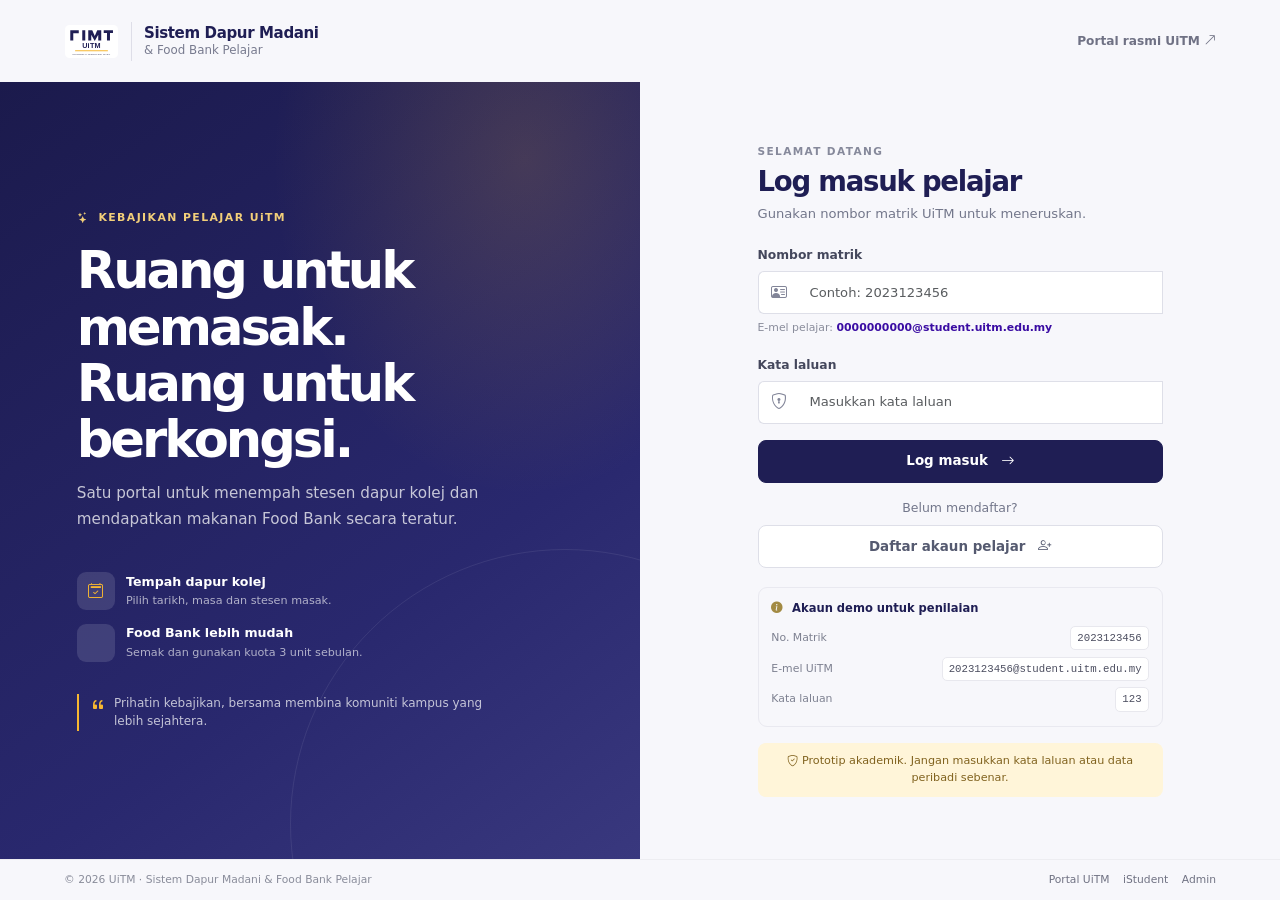
<file: index.html>
<!doctype html>
<html lang="ms">
<head>
  <meta charset="utf-8">
  <meta name="viewport" content="width=device-width, initial-scale=1">
  <meta name="description" content="Sistem Dapur Madani dan Food Bank Pelajar UiTM — tempahan stesen dapur dan pengambilan makanan dengan kuota bulanan.">
  <meta name="keywords" content="UiTM, Dapur Madani, Food Bank Pelajar, tempahan dapur, bantuan makanan">
  <meta name="theme-color" content="#1f1e54">
  <title>Log Masuk | Sistem Dapur Madani &amp; Food Bank UiTM</title>
  <link href="https://cdn.jsdelivr.net/npm/bootstrap@5.3.3/dist/css/bootstrap.min.css" rel="stylesheet">
  <link href="https://cdn.jsdelivr.net/npm/bootstrap-icons@1.11.3/font/bootstrap-icons.min.css" rel="stylesheet">
  <link href="css/style.css" rel="stylesheet">
</head>
<body class="login-page">
  <header class="login-topbar">
    <a class="uitm-brand" href="index.html">
      <img src="assets/uitm-logo.svg" alt="Logo placeholder Universiti Teknologi MARA UiTM">
      <span class="brand-divider"></span>
      <span class="brand-title">Sistem Dapur Madani<span>&amp; Food Bank Pelajar</span></span>
    </a>
    <a class="uitm-link" href="https://www.uitm.edu.my/" target="_blank" rel="noopener noreferrer">Portal rasmi UiTM <i class="bi bi-arrow-up-right"></i></a>
  </header>
  <main class="login-layout">
    <section class="login-story" aria-label="Pengenalan sistem">
      <span class="story-kicker"><i class="bi bi-stars"></i> KEBAJIKAN PELAJAR UiTM</span>
      <h1>Ruang untuk memasak.<br>Ruang untuk berkongsi.</h1>
      <p>Satu portal untuk menempah stesen dapur kolej dan mendapatkan makanan Food Bank secara teratur.</p>
      <div class="story-benefits">
        <div><span class="benefit-icon"><i class="bi bi-calendar2-check"></i></span><span><strong>Tempah dapur kolej</strong><small>Pilih tarikh, masa dan stesen masak.</small></span></div>
        <div><span class="benefit-icon"><i class="bi bi-basket2-heart"></i></span><span><strong>Food Bank lebih mudah</strong><small>Semak dan gunakan kuota 3 unit sebulan.</small></span></div>
      </div>
      <div class="story-quote"><i class="bi bi-quote"></i><span>Prihatin kebajikan, bersama membina komuniti kampus yang lebih sejahtera.</span></div>
    </section>
    <section class="login-panel">
      <div class="login-card">
        <div class="login-mobile-logo"><img src="assets/uitm-logo.svg" alt="Logo placeholder UiTM"></div>
        <span class="eyebrow">SELAMAT DATANG</span>
        <h2>Log masuk pelajar</h2>
        <p class="login-intro">Gunakan nombor matrik UiTM untuk meneruskan.</p>
        <div id="login-alert" class="alert d-none" role="alert" aria-live="polite"></div>
        <form id="login-form" novalidate>
          <div class="mb-3">
            <label class="form-label" for="matric">Nombor matrik</label>
            <div class="input-group">
              <span class="input-group-text"><i class="bi bi-person-vcard"></i></span>
              <input class="form-control" id="matric" name="matric" type="text" inputmode="numeric" pattern="[0-9]{10}" maxlength="10" autocomplete="username" placeholder="Contoh: 2023123456" required aria-describedby="matric-help">
              <div class="invalid-feedback">Masukkan nombor matrik 10 digit.</div>
            </div>
            <div class="form-text" id="matric-help">E-mel pelajar: <strong id="student-email-preview">0000000000@student.uitm.edu.my</strong></div>
          </div>
          <div class="mb-3">
            <label class="form-label" for="password">Kata laluan</label>
            <div class="input-group">
              <span class="input-group-text"><i class="bi bi-shield-lock"></i></span>
              <input class="form-control" id="password" name="password" type="password" autocomplete="current-password" placeholder="Masukkan kata laluan" required>
              <div class="invalid-feedback">Sila masukkan kata laluan.</div>
            </div>
          </div>
          <button class="btn btn-uitm w-100" type="submit">Log masuk <i class="bi bi-arrow-right ms-2"></i></button>
        </form>
        <p class="signup-prompt mb-2">Belum mendaftar?</p>
        <a class="btn btn-light-outline w-100" href="signup.html">Daftar akaun pelajar <i class="bi bi-person-plus ms-2"></i></a>
        <div class="demo-box">
          <div class="demo-title"><i class="bi bi-info-circle-fill"></i> Akaun demo untuk penilaian</div>
          <div><span>No. Matrik</span><code>2023123456</code></div>
          <div><span>E-mel UiTM</span><code>2023123456@student.uitm.edu.my</code></div>
          <div><span>Kata laluan</span><code>123</code></div>
        </div>
        <p class="prototype-note"><i class="bi bi-shield-check me-1"></i>Prototip akademik. Jangan masukkan kata laluan atau data peribadi sebenar.</p>
      </div>
    </section>
  </main>
  <footer class="login-footer">
    <span>© 2026 UiTM · Sistem Dapur Madani &amp; Food Bank Pelajar</span>
    <nav aria-label="Pautan portal"><a href="https://www.uitm.edu.my/" target="_blank" rel="noopener noreferrer">Portal UiTM</a><a href="https://istudent.uitm.edu.my/" target="_blank" rel="noopener noreferrer">iStudent</a><a href="admin.html">Admin</a></nav>
  </footer>
  <script src="js/app.js"></script>
</body>
</html>
</file>
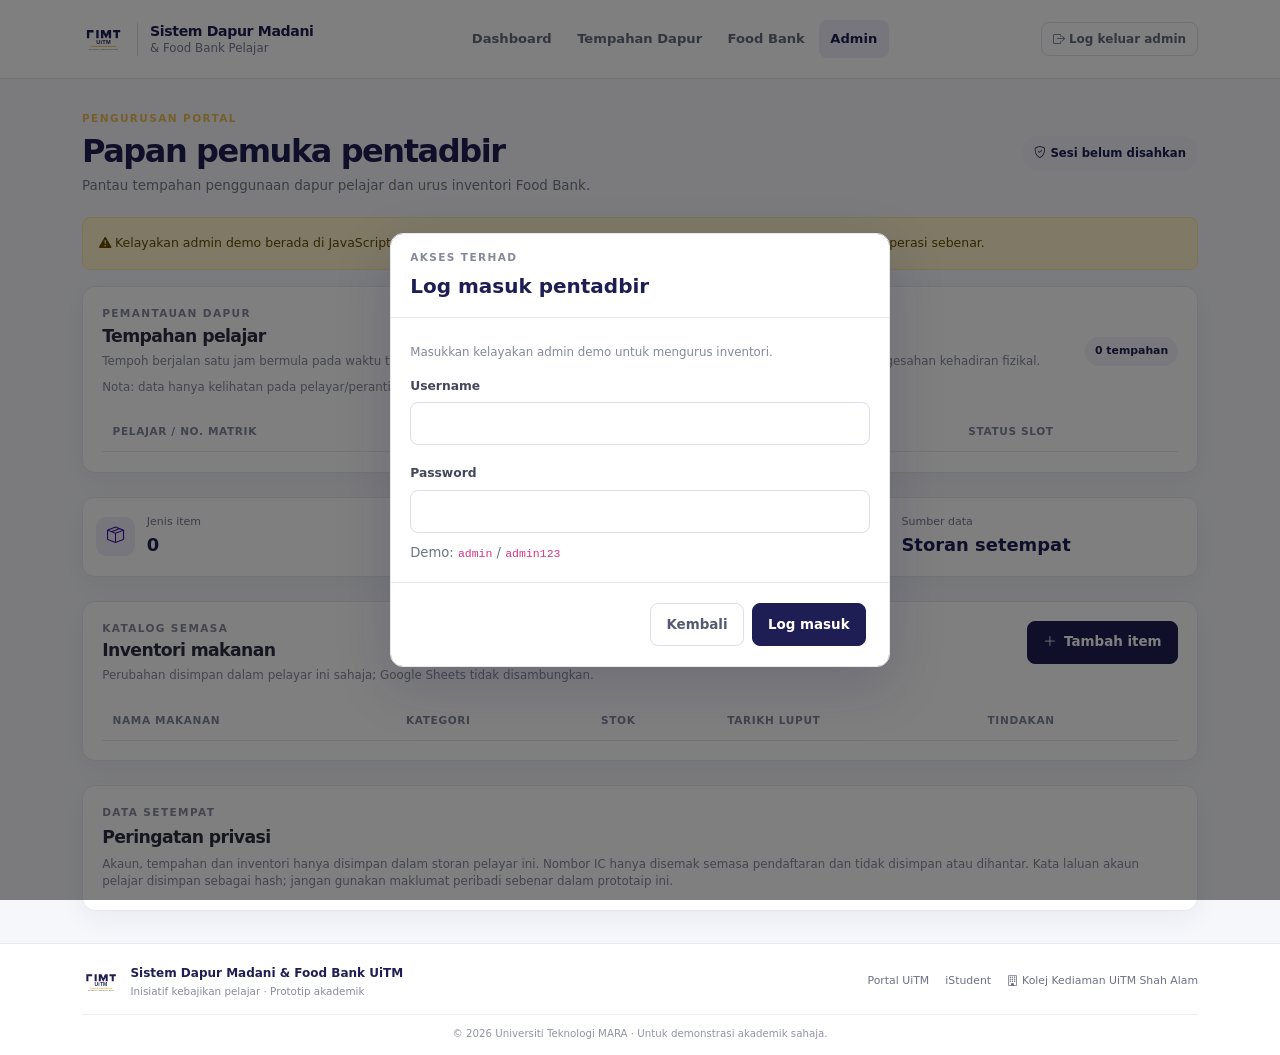
<file: admin.html>
<!doctype html>
<html lang="ms">
<head>
  <meta charset="utf-8">
  <meta name="viewport" content="width=device-width, initial-scale=1">
  <meta name="description" content="Papan pemuka pentadbir untuk memantau tempahan dapur pelajar dan mengurus inventori Food Bank UiTM.">
  <meta name="keywords" content="admin UiTM, inventori Food Bank, pengurusan makanan">
  <meta name="theme-color" content="#1f1e54">
  <title>Pentadbir | Sistem Dapur Madani &amp; Food Bank UiTM</title>
  <link href="https://cdn.jsdelivr.net/npm/bootstrap@5.3.3/dist/css/bootstrap.min.css" rel="stylesheet">
  <link href="https://cdn.jsdelivr.net/npm/bootstrap-icons@1.11.3/font/bootstrap-icons.min.css" rel="stylesheet">
  <link href="css/style.css" rel="stylesheet">
</head>
<body class="admin-page">
  <header class="site-header"><nav class="navbar navbar-expand-lg"><div class="container">
    <a class="uitm-brand nav-brand" href="dashboard.html"><img src="assets/uitm-logo.svg" alt="Logo placeholder UiTM"><span class="brand-divider"></span><span class="brand-title">Sistem Dapur Madani<span>&amp; Food Bank Pelajar</span></span></a>
    <button class="navbar-toggler" type="button" data-bs-toggle="collapse" data-bs-target="#mainNav" aria-controls="mainNav" aria-expanded="false" aria-label="Buka menu navigasi"><span class="navbar-toggler-icon"></span></button>
    <div class="collapse navbar-collapse" id="mainNav"><ul class="navbar-nav mx-auto"><li class="nav-item"><a class="nav-link" href="dashboard.html">Dashboard</a></li><li class="nav-item"><a class="nav-link" href="bookings.html">Tempahan Dapur</a></li><li class="nav-item"><a class="nav-link" href="foodbank.html">Food Bank</a></li><li class="nav-item"><a class="nav-link active" aria-current="page" href="admin.html">Admin</a></li></ul><button class="btn btn-logout" id="admin-logout" type="button"><i class="bi bi-box-arrow-right me-1"></i>Log keluar admin</button></div>
  </div></nav></header>
  <main class="container app-main">
    <section class="page-intro"><div><span class="eyebrow eyebrow-gold">PENGURUSAN PORTAL</span><h1>Papan pemuka pentadbir</h1><p>Pantau tempahan penggunaan dapur pelajar dan urus inventori Food Bank.</p></div><span class="admin-session-badge"><i class="bi bi-shield-check me-1"></i><span id="admin-session-label">Sesi belum disahkan</span></span></section>
    <div class="alert alert-warning small" role="note"><i class="bi bi-exclamation-triangle-fill me-1"></i>Kelayakan admin demo berada di JavaScript dan boleh dilihat pengguna laman. Ini bukan sistem pentadbir selamat untuk operasi sebenar.</div>
    <div id="admin-alert" class="alert d-none" role="alert" aria-live="polite"></div>
    <section class="surface-card mb-4"><div class="card-heading"><div><span class="eyebrow">PEMANTAUAN DAPUR</span><h2 class="section-title">Tempahan pelajar</h2><p class="card-description mb-2">Tempoh berjalan satu jam bermula pada waktu tempahan, sama ada pelajar hadir atau tidak. Status ini mengikut jadual, bukan pengesahan kehadiran fizikal.</p><p class="card-description mb-0">Nota: data hanya kelihatan pada pelayar/peranti ini kerana Google Sheets tidak disambungkan.</p></div><span class="count-pill" id="admin-booking-count">0 tempahan</span></div><div class="table-responsive"><table class="table app-table align-middle mb-0"><thead><tr><th>Pelajar / No. matrik</th><th>Tarikh</th><th>Masa (1 jam)</th><th>Stesen</th><th>Status slot</th></tr></thead><tbody id="admin-bookings-body"></tbody></table><div class="empty-state d-none" id="admin-bookings-empty"><i class="bi bi-calendar2-x"></i><strong>Belum ada tempahan dapur</strong><span>Tempahan yang dibuat pada pelayar ini akan dipaparkan di sini.</span></div></div></section>
    <section class="row g-3 mb-4" aria-label="Ringkasan inventori"><div class="col-6 col-lg-4"><div class="mini-stat"><span class="summary-icon purple-icon mb-0"><i class="bi bi-box-seam"></i></span><div><small>Jenis item</small><strong id="admin-item-count">0</strong></div></div></div><div class="col-6 col-lg-4"><div class="mini-stat"><span class="summary-icon gold-icon mb-0"><i class="bi bi-archive"></i></span><div><small>Jumlah stok</small><strong id="admin-stock-total">0</strong></div></div></div><div class="col-12 col-lg-4"><div class="mini-stat"><span class="summary-icon pale-icon mb-0"><i class="bi bi-cloud-check"></i></span><div><small>Sumber data</small><strong id="admin-data-source">Storan setempat</strong></div></div></div></section>
    <section class="surface-card mb-4"><div class="card-heading admin-card-heading"><div><span class="eyebrow">KATALOG SEMASA</span><h2 class="section-title">Inventori makanan</h2><p class="card-description mb-0">Perubahan disimpan dalam pelayar ini sahaja; Google Sheets tidak disambungkan.</p></div><button class="btn btn-uitm" id="add-food-item" type="button"><i class="bi bi-plus-lg me-2"></i>Tambah item</button></div><div class="table-responsive"><table class="table app-table admin-inventory-table align-middle mb-0"><thead><tr><th>Nama makanan</th><th>Kategori</th><th>Stok</th><th>Tarikh luput</th><th>Tindakan</th></tr></thead><tbody id="admin-inventory-body"></tbody></table><div class="empty-state d-none" id="admin-inventory-empty"><i class="bi bi-inboxes"></i><strong>Belum ada item Food Bank</strong><span>Tambah item untuk dipaparkan kepada pelajar.</span></div></div></section>
    <section class="surface-card"><span class="eyebrow">DATA SETEMPAT</span><h2 class="section-title mb-2">Peringatan privasi</h2><p class="card-description mb-0">Akaun, tempahan dan inventori hanya disimpan dalam storan pelayar ini. Nombor IC hanya disemak semasa pendaftaran dan tidak disimpan atau dihantar. Kata laluan akaun pelajar disimpan sebagai hash; jangan gunakan maklumat peribadi sebenar dalam prototaip ini.</p></section>
  </main>
  <footer class="site-footer"><div class="container footer-content"><div class="footer-branding"><img src="assets/uitm-logo.svg" alt="Logo placeholder UiTM"><div><strong>Sistem Dapur Madani &amp; Food Bank UiTM</strong><small>Inisiatif kebajikan pelajar · Prototip akademik</small></div></div><div class="footer-info"><a href="https://www.uitm.edu.my/" target="_blank" rel="noopener noreferrer">Portal UiTM</a><a href="https://istudent.uitm.edu.my/" target="_blank" rel="noopener noreferrer">iStudent</a><span><i class="bi bi-building me-1"></i>Kolej Kediaman UiTM Shah Alam</span></div><small class="copyright">© 2026 Universiti Teknologi MARA · Untuk demonstrasi akademik sahaja.</small></div></footer>

  <div class="modal fade" id="adminLoginModal" tabindex="-1" aria-labelledby="adminLoginTitle" aria-hidden="true" data-bs-backdrop="static" data-bs-keyboard="false"><div class="modal-dialog modal-dialog-centered"><div class="modal-content"><div class="modal-header"><div><span class="eyebrow">AKSES TERHAD</span><h2 class="modal-title fs-5" id="adminLoginTitle">Log masuk pentadbir</h2></div></div><form id="admin-login-form"><div class="modal-body"><div id="admin-login-alert" class="alert d-none" role="alert"></div><p class="card-description">Masukkan kelayakan admin demo untuk mengurus inventori.</p><div class="mb-3"><label class="form-label" for="admin-username">Username</label><input class="form-control" id="admin-username" autocomplete="username" required></div><div class="mb-2"><label class="form-label" for="admin-password">Password</label><input class="form-control" id="admin-password" type="password" autocomplete="current-password" required></div><small class="text-secondary">Demo: <code>admin</code> / <code>admin123</code></small></div><div class="modal-footer"><a class="btn btn-light-outline" href="index.html">Kembali</a><button class="btn btn-uitm" type="submit">Log masuk</button></div></form></div></div></div>
  <div class="modal fade" id="foodItemModal" tabindex="-1" aria-labelledby="foodItemModalTitle" aria-hidden="true"><div class="modal-dialog modal-dialog-centered"><div class="modal-content"><div class="modal-header"><div><span class="eyebrow">KATALOG FOOD BANK</span><h2 class="modal-title fs-5" id="foodItemModalTitle">Tambah item makanan</h2></div><button type="button" class="btn-close" data-bs-dismiss="modal" aria-label="Tutup"></button></div><form id="food-item-form" novalidate><div class="modal-body"><div id="food-item-alert" class="alert d-none" role="alert"></div><input id="food-item-id" type="hidden"><div class="mb-3"><label class="form-label" for="food-item-name">Nama makanan</label><input class="form-control" id="food-item-name" maxlength="80" required></div><div class="mb-3"><label class="form-label" for="food-item-category">Kategori</label><select class="form-select" id="food-item-category" required><option value="">Pilih kategori</option><option>Bijirin</option><option>Protein</option><option>Makanan dalam tin</option><option>Sayuran</option><option>Minuman</option><option>Keperluan asas</option><option>Lain-lain</option></select></div><div class="row"><div class="col-6 mb-3"><label class="form-label" for="food-item-quantity">Kuantiti stok</label><input class="form-control" id="food-item-quantity" type="number" min="0" max="100000" step="1" required></div><div class="col-6 mb-3"><label class="form-label" for="food-item-expiry">Tarikh luput</label><input class="form-control" id="food-item-expiry" type="date" required></div></div></div><div class="modal-footer"><button class="btn btn-light-outline" type="button" data-bs-dismiss="modal">Batal</button><button class="btn btn-uitm" type="submit">Simpan item</button></div></form></div></div></div>
  <script src="https://cdn.jsdelivr.net/npm/bootstrap@5.3.3/dist/js/bootstrap.bundle.min.js"></script><script src="js/app.js"></script>
</body>
</html>
</file>
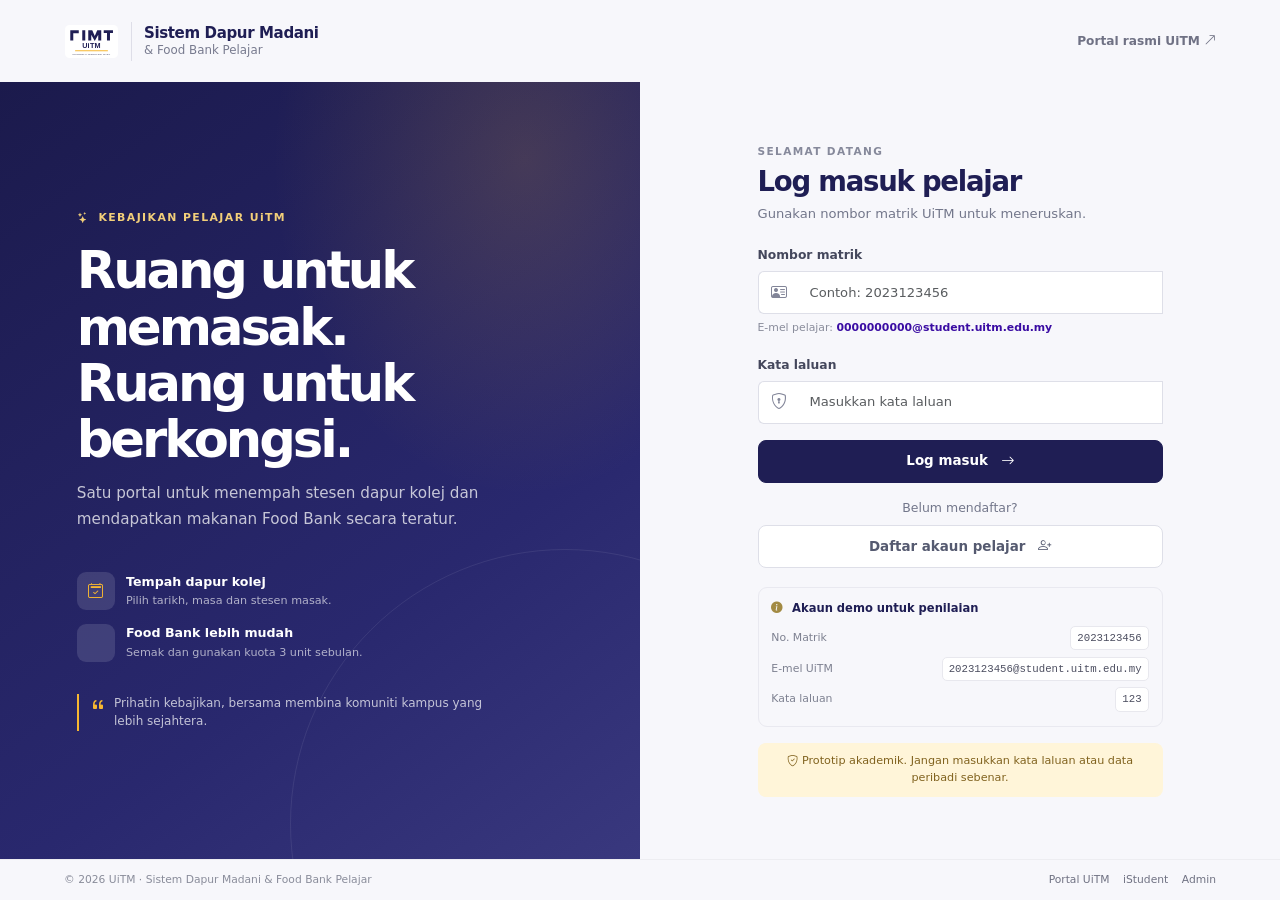
<file: bookings.html>
<!doctype html>
<html lang="ms">
<head>
  <meta charset="utf-8">
  <meta name="viewport" content="width=device-width, initial-scale=1">
  <meta name="description" content="Buat tempahan slot penggunaan stesen dapur kolej kediaman UiTM dan lihat rekod tempahan anda.">
  <meta name="keywords" content="tempahan dapur UiTM, stesen masak, kolej kediaman, Dapur Madani">
  <meta name="theme-color" content="#1f1e54">
  <title>Tempahan Dapur | Sistem Dapur Madani &amp; Food Bank UiTM</title>
  <link href="https://cdn.jsdelivr.net/npm/bootstrap@5.3.3/dist/css/bootstrap.min.css" rel="stylesheet">
  <link href="https://cdn.jsdelivr.net/npm/bootstrap-icons@1.11.3/font/bootstrap-icons.min.css" rel="stylesheet">
  <link href="css/style.css" rel="stylesheet">
</head>
<body class="student-page">
  <header class="site-header"><nav class="navbar navbar-expand-lg"><div class="container">
    <a class="uitm-brand nav-brand" href="dashboard.html"><img src="assets/uitm-logo.svg" alt="Logo placeholder Universiti Teknologi MARA UiTM"><span class="brand-divider"></span><span class="brand-title">Sistem Dapur Madani<span>&amp; Food Bank Pelajar</span></span></a>
    <button class="navbar-toggler" type="button" data-bs-toggle="collapse" data-bs-target="#mainNav" aria-controls="mainNav" aria-expanded="false" aria-label="Buka menu navigasi"><span class="navbar-toggler-icon"></span></button>
    <div class="collapse navbar-collapse" id="mainNav"><ul class="navbar-nav mx-auto"><li class="nav-item"><a class="nav-link" href="dashboard.html"><i class="bi bi-grid-1x2 me-1"></i>Dashboard</a></li><li class="nav-item"><a class="nav-link active" aria-current="page" href="bookings.html"><i class="bi bi-calendar2-check me-1"></i>Tempahan Dapur</a></li><li class="nav-item"><a class="nav-link" href="foodbank.html"><i class="bi bi-basket2 me-1"></i>Food Bank</a></li><li class="nav-item"><a class="nav-link" href="admin.html"><i class="bi bi-shield-lock me-1"></i>Admin</a></li></ul><div class="nav-student"><span class="student-avatar" data-student-initials>PL</span><span class="student-nav-name" data-student-name>Pelajar UiTM</span><a class="btn btn-logout" href="index.html" data-logout><i class="bi bi-box-arrow-right me-1"></i>Keluar</a></div></div>
  </div></nav></header>
  <main class="container app-main">
    <section class="page-intro"><div><span class="eyebrow eyebrow-gold">DAPUR MADANI · KOLEJ KEDIAMAN</span><h1>Tempahan stesen dapur</h1><p>Pilih slot masa dan ruang memasak yang sesuai dengan jadual anda.</p></div><a class="btn btn-light-outline" href="dashboard.html"><i class="bi bi-arrow-left me-2"></i>Kembali ke dashboard</a></section>
    <section class="row g-4 align-items-start">
      <div class="col-12 col-lg-5"><article class="surface-card booking-form-card"><div class="card-heading"><div><span class="eyebrow">TEMPAHAN BAHARU</span><h2 class="section-title">Butiran penggunaan</h2></div><span class="form-step"><i class="bi bi-1-circle"></i> 1 minit</span></div>
        <div id="booking-alert" class="alert d-none" role="alert" aria-live="polite"></div>
        <form id="booking-form" novalidate>
          <div class="mb-3"><label class="form-label" for="booking-date">Tarikh penggunaan</label><input class="form-control" id="booking-date" type="date" required><div class="invalid-feedback">Pilih tarikh hari ini atau tarikh akan datang.</div></div>
          <div class="mb-3"><label class="form-label" for="booking-slot">Slot masa (1 jam)</label><select class="form-select" id="booking-slot" required><option value="">Pilih slot masa</option></select><div class="invalid-feedback">Pilih slot masa penggunaan.</div></div>
          <fieldset class="mb-3"><legend class="form-label">Stesen memasak</legend><div class="station-options">
            <label class="station-option"><input class="form-check-input" type="radio" name="station" value="Stesen A — Dapur Gas" required><span class="station-visual"><i class="bi bi-fire"></i></span><span><strong>Stesen A</strong><small>Dapur gas</small></span></label>
            <label class="station-option"><input class="form-check-input" type="radio" name="station" value="Stesen B — Microwave / Air Fryer" required><span class="station-visual gold-visual"><i class="bi bi-oven"></i></span><span><strong>Stesen B</strong><small>Microwave / Air Fryer</small></span></label>
          </div><div class="invalid-feedback station-error">Pilih satu stesen memasak.</div></fieldset>
          <div class="booking-hint"><i class="bi bi-info-circle-fill"></i><span>Setiap tempahan berlangsung tepat satu jam dari waktu mula. Masa tetap berjalan walaupun pelajar tidak hadir. Tempahan adalah untuk pelajar UiTM sahaja.</span></div>
          <button class="btn btn-uitm w-100 mt-3" type="submit">Sahkan tempahan <i class="bi bi-arrow-right ms-2"></i></button>
        </form>
      </article></div>
      <div class="col-12 col-lg-7"><article class="surface-card booking-list-card"><div class="card-heading"><div><span class="eyebrow">DATA VIEW 1</span><h2 class="section-title">Senarai tempahan saya</h2><p class="card-description mb-0">Rekod tempahan disimpan pada peranti ini.</p></div><span class="count-pill" id="booking-count">0 tempahan</span></div><div class="table-responsive"><table class="table app-table align-middle"><thead><tr><th>Tarikh</th><th>Masa</th><th>Stesen</th><th>Status</th></tr></thead><tbody id="booking-table-body"></tbody></table><div class="empty-state d-none" id="booking-empty"><i class="bi bi-calendar2-x"></i><strong>Belum ada tempahan</strong><span>Gunakan borang untuk menempah slot dapur.</span></div></div></article>
        <article class="station-info-card mt-3"><span class="station-info-icon"><i class="bi bi-lightbulb"></i></span><div><strong>Pilih stesen mengikut keperluan</strong><p><b>Stesen A</b> sesuai untuk memasak menggunakan dapur gas. <b>Stesen B</b> menyediakan microwave dan air fryer untuk penyediaan pantas. Masa tidak dipanjangkan jika anda lewat atau tidak hadir.</p></div></article>
      </div>
    </section>
  </main>
  <footer class="site-footer"><div class="container footer-content"><div class="footer-branding"><img src="assets/uitm-logo.svg" alt="Logo placeholder UiTM"><div><strong>Sistem Dapur Madani &amp; Food Bank UiTM</strong><small>Inisiatif kebajikan pelajar · Prototip akademik</small></div></div><div class="footer-info"><a href="https://www.uitm.edu.my/" target="_blank" rel="noopener noreferrer">Portal UiTM</a><a href="https://istudent.uitm.edu.my/" target="_blank" rel="noopener noreferrer">iStudent</a><span><i class="bi bi-building me-1"></i>Kolej Kediaman UiTM Shah Alam</span></div><small class="copyright">© 2026 Universiti Teknologi MARA · Untuk tujuan demonstrasi akademik sahaja.</small></div></footer>
  <script src="https://cdn.jsdelivr.net/npm/bootstrap@5.3.3/dist/js/bootstrap.bundle.min.js"></script><script src="js/app.js"></script>
</body>
</html>
</file>
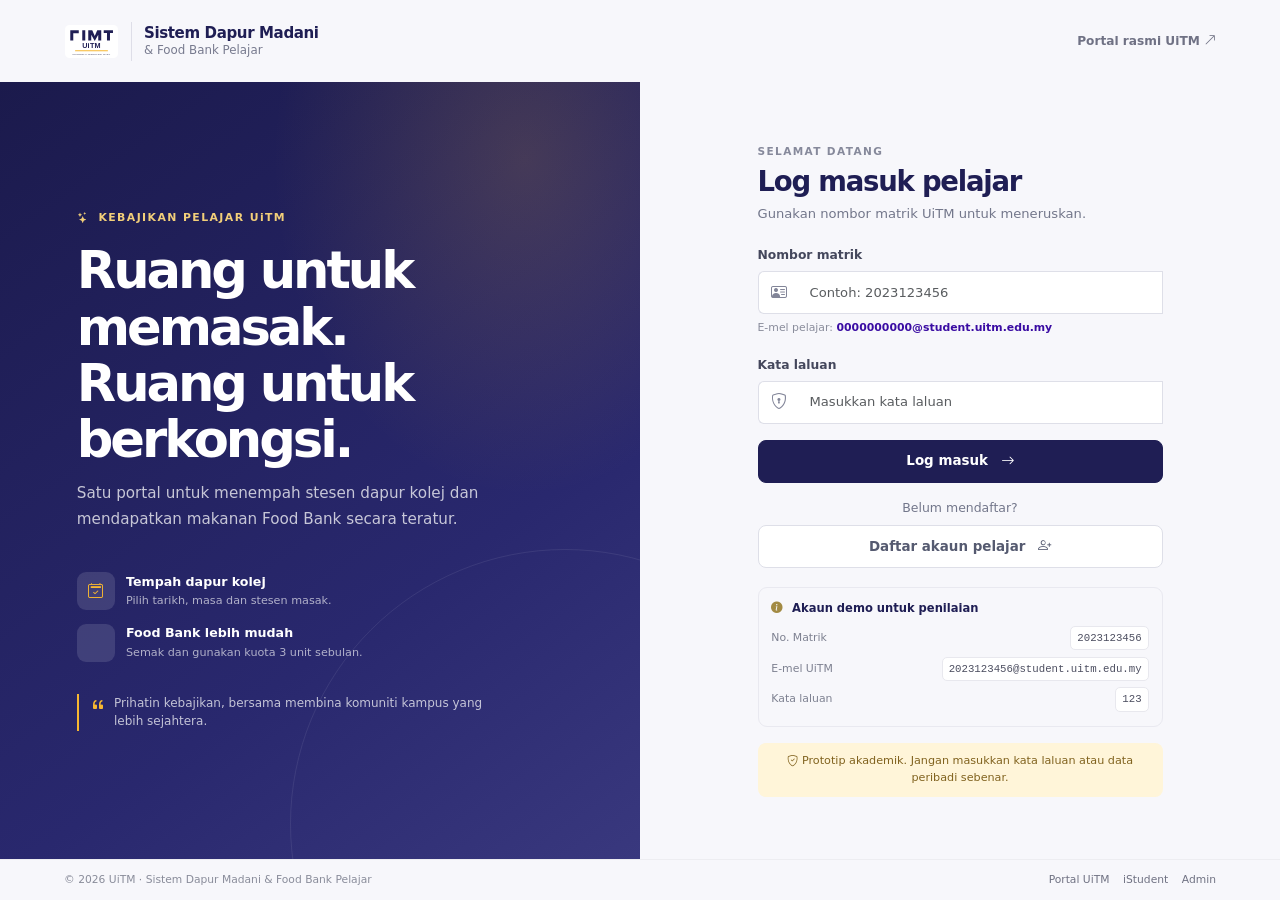
<file: foodbank.html>
<!doctype html>
<html lang="ms">
<head>
  <meta charset="utf-8">
  <meta name="viewport" content="width=device-width, initial-scale=1">
  <meta name="description" content="Semak kuota Food Bank Pelajar UiTM sebanyak tiga unit makanan bagi setiap bulan kalendar dan rekod pengambilan.">
  <meta name="keywords" content="Food Bank UiTM, kuota makanan pelajar, pengambilan makanan, kebajikan pelajar">
  <meta name="theme-color" content="#1f1e54">
  <title>Food Bank Pelajar | Sistem Dapur Madani &amp; Food Bank UiTM</title>
  <link href="https://cdn.jsdelivr.net/npm/bootstrap@5.3.3/dist/css/bootstrap.min.css" rel="stylesheet">
  <link href="https://cdn.jsdelivr.net/npm/bootstrap-icons@1.11.3/font/bootstrap-icons.min.css" rel="stylesheet">
  <link href="css/style.css" rel="stylesheet">
</head>
<body class="student-page">
  <header class="site-header"><nav class="navbar navbar-expand-lg"><div class="container">
    <a class="uitm-brand nav-brand" href="dashboard.html"><img src="assets/uitm-logo.svg" alt="Logo placeholder Universiti Teknologi MARA UiTM"><span class="brand-divider"></span><span class="brand-title">Sistem Dapur Madani<span>&amp; Food Bank Pelajar</span></span></a>
    <button class="navbar-toggler" type="button" data-bs-toggle="collapse" data-bs-target="#mainNav" aria-controls="mainNav" aria-expanded="false" aria-label="Buka menu navigasi"><span class="navbar-toggler-icon"></span></button>
    <div class="collapse navbar-collapse" id="mainNav"><ul class="navbar-nav mx-auto"><li class="nav-item"><a class="nav-link" href="dashboard.html"><i class="bi bi-grid-1x2 me-1"></i>Dashboard</a></li><li class="nav-item"><a class="nav-link" href="bookings.html"><i class="bi bi-calendar2-check me-1"></i>Tempahan Dapur</a></li><li class="nav-item"><a class="nav-link active" aria-current="page" href="foodbank.html"><i class="bi bi-basket2 me-1"></i>Food Bank</a></li><li class="nav-item"><a class="nav-link" href="admin.html"><i class="bi bi-shield-lock me-1"></i>Admin</a></li></ul><div class="nav-student"><span class="student-avatar" data-student-initials>PL</span><span class="student-nav-name" data-student-name>Pelajar UiTM</span><a class="btn btn-logout" href="index.html" data-logout><i class="bi bi-box-arrow-right me-1"></i>Keluar</a></div></div>
  </div></nav></header>
  <main class="container app-main">
    <section class="page-intro"><div><span class="eyebrow eyebrow-gold">FOOD BANK PELAJAR UiTM</span><h1>Kuota makanan anda</h1><p>Ambil makanan yang diperlukan dengan mudah dan bertanggungjawab.</p></div><a class="btn btn-light-outline" href="dashboard.html"><i class="bi bi-arrow-left me-2"></i>Kembali ke dashboard</a></section>
    <section class="quota-banner mb-4" aria-label="Baki kuota bulanan">
      <div class="quota-illustration"><i class="bi bi-basket2-heart-fill"></i><span class="quota-spark spark-a">✦</span><span class="quota-spark spark-b">✦</span></div>
      <div class="quota-copy"><span class="eyebrow eyebrow-gold">KUOTA BULANAN · <span id="quota-month-label">BULAN INI</span></span><h2>Baki Kuota Bulan Ini: <strong><span id="quota-remaining">2</span> / 3</strong></h2><p>Setiap pelajar boleh mengambil maksimum 3 unit makanan dalam sebulan kalendar.</p><div class="quota-track" role="progressbar" aria-label="Penggunaan kuota bulanan" aria-valuemin="0" aria-valuemax="3" aria-valuenow="1"><span id="quota-track-fill" style="width:33.33%"></span></div><small id="quota-used-label">1 unit digunakan · 2 unit berbaki</small></div>
      <div class="quota-month-chip"><i class="bi bi-calendar3"></i><span id="quota-month-short">Bulan ini</span></div>
    </section>
    <section class="surface-card mb-4"><div class="card-heading"><div><span class="eyebrow">STOK TERKINI</span><h2 class="section-title">Makanan tersedia</h2><p class="card-description mb-0">Senarai ini disegerakkan daripada inventori pentadbir.</p></div><a class="text-link" href="admin.html">Urus inventori <i class="bi bi-arrow-right"></i></a></div><div id="student-food-inventory" class="student-inventory-grid"><div class="text-secondary small">Memuatkan inventori…</div></div><div id="student-inventory-alert" class="alert d-none mt-3 mb-0" role="alert"></div></section>
    <section class="row g-4 align-items-start">
      <div class="col-12 col-lg-5"><article class="surface-card claim-card"><div class="card-heading"><div><span class="eyebrow">SIMULASI IMBASAN</span><h2 class="section-title">Rekod pengambilan</h2></div><span class="scan-icon"><i class="bi bi-upc-scan"></i></span></div><p class="card-description">Pilih item untuk merekod simulasi pengambilan. Setiap transaksi mengurangkan kuota sebanyak satu unit.</p>
        <div id="foodbank-alert" class="alert d-none" role="alert" aria-live="polite"></div>
        <form id="foodbank-form">
          <label class="form-label" for="food-item">Item makanan</label>
          <select class="form-select mb-3" id="food-item" required><option value="">Memuatkan item makanan…</option></select>
          <div class="scan-preview"><span class="barcode-icon"><i class="bi bi-upc"></i></span><span><strong>Pengimbas demo</strong><small>Simulasi — tiada kod bar sebenar diperlukan</small></span><span class="scan-live"><i class="bi bi-circle-fill"></i> SEDIA</span></div>
          <button class="btn btn-uitm w-100 mt-3" type="submit" id="claim-button"><i class="bi bi-upc-scan me-2"></i>Sahkan pengambilan</button>
          <p class="form-footnote"><i class="bi bi-info-circle me-1"></i>Pengambilan diluluskan jika baki kuota masih tersedia.</p>
        </form>
      </article></div>
      <div class="col-12 col-lg-7"><article class="surface-card"><div class="card-heading"><div><span class="eyebrow">DATA VIEW 2</span><h2 class="section-title">Rekod pengambilan saya</h2><p class="card-description mb-0">Transaksi bulan ini · <span id="foodbank-record-count">0 rekod</span></p></div><span class="history-icon"><i class="bi bi-clock-history"></i></span></div><div class="table-responsive"><table class="table app-table food-table align-middle"><thead><tr><th>Item makanan</th><th>Tarikh</th><th>Kuantiti</th><th>Baki kuota</th></tr></thead><tbody id="foodbank-table-body"></tbody></table><div class="empty-state d-none" id="foodbank-empty"><i class="bi bi-basket"></i><strong>Belum ada pengambilan</strong><span>Rekod anda akan dipaparkan di sini.</span></div></div></article>
        <article class="foodbank-reminder mt-3"><i class="bi bi-heart-pulse-fill"></i><div><strong>Ambil sekadar yang diperlukan</strong><p class="mb-0">Food Bank disediakan untuk menyokong komuniti pelajar. Kuota anda diperbaharui secara automatik pada awal bulan kalendar seterusnya.</p></div></article>
      </div>
    </section>
  </main>
  <footer class="site-footer"><div class="container footer-content"><div class="footer-branding"><img src="assets/uitm-logo.svg" alt="Logo placeholder UiTM"><div><strong>Sistem Dapur Madani &amp; Food Bank UiTM</strong><small>Inisiatif kebajikan pelajar · Prototip akademik</small></div></div><div class="footer-info"><a href="https://www.uitm.edu.my/" target="_blank" rel="noopener noreferrer">Portal UiTM</a><a href="https://istudent.uitm.edu.my/" target="_blank" rel="noopener noreferrer">iStudent</a><span><i class="bi bi-building me-1"></i>Kolej Kediaman UiTM Shah Alam</span></div><small class="copyright">© 2026 Universiti Teknologi MARA · Untuk tujuan demonstrasi akademik sahaja.</small></div></footer>
  <script src="https://cdn.jsdelivr.net/npm/bootstrap@5.3.3/dist/js/bootstrap.bundle.min.js"></script><script src="js/app.js"></script>
</body>
</html>
</file>
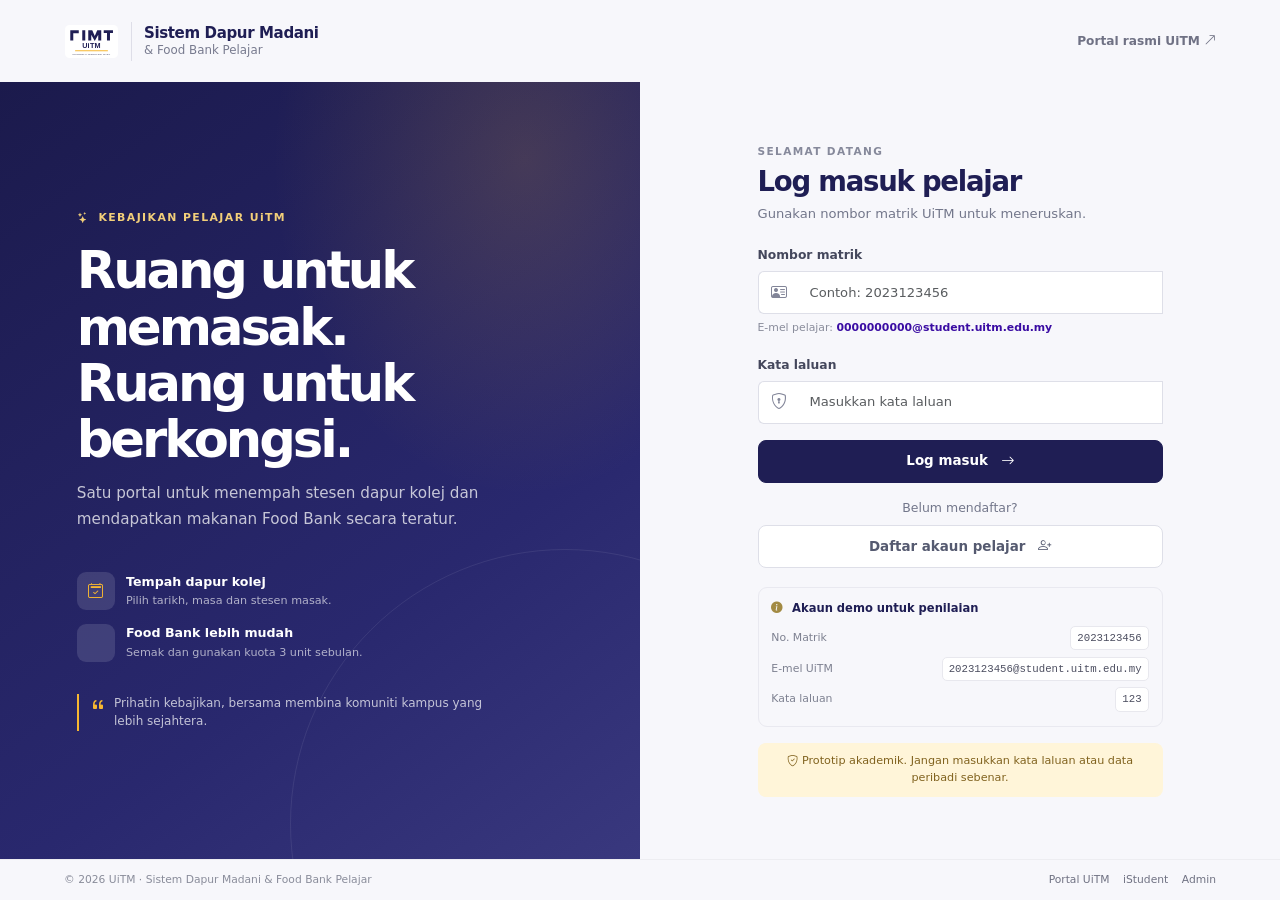
<file: login.html>
<!doctype html>
<html lang="ms">
<head>
  <meta charset="utf-8">
  <meta name="viewport" content="width=device-width, initial-scale=1">
  <meta name="description" content="Log masuk Sistem Dapur Madani dan Food Bank Pelajar UiTM.">
  <meta name="keywords" content="log masuk UiTM, pelajar, Dapur Madani, Food Bank">
  <meta http-equiv="refresh" content="0; url=index.html">
  <title>Log Masuk | Sistem Dapur Madani &amp; Food Bank UiTM</title>
</head>
<body><main><p>Halaman log masuk telah dipindahkan. <a href="index.html">Teruskan ke Sistem Dapur Madani &amp; Food Bank UiTM</a>.</p></main></body>
</html>
</file>
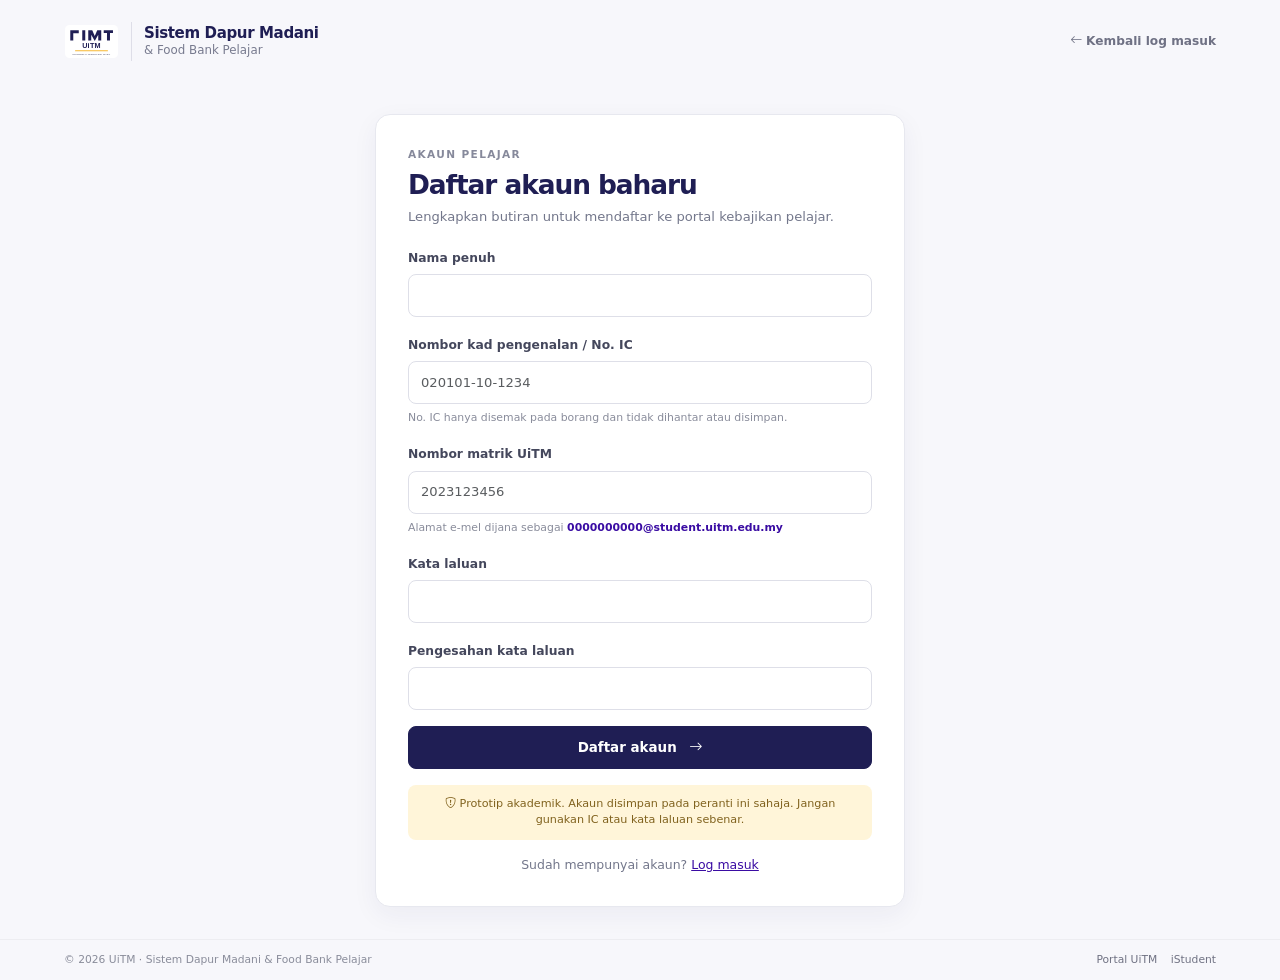
<file: signup.html>
<!doctype html>
<html lang="ms">
<head>
  <meta charset="utf-8">
  <meta name="viewport" content="width=device-width, initial-scale=1">
  <meta name="description" content="Daftar akaun prototaip pelajar bagi Sistem Dapur Madani dan Food Bank UiTM.">
  <meta name="keywords" content="pendaftaran pelajar UiTM, daftar akaun, Dapur Madani, Food Bank">
  <meta name="theme-color" content="#1f1e54">
  <title>Pendaftaran Pelajar | Sistem Dapur Madani &amp; Food Bank UiTM</title>
  <link href="https://cdn.jsdelivr.net/npm/bootstrap@5.3.3/dist/css/bootstrap.min.css" rel="stylesheet">
  <link href="https://cdn.jsdelivr.net/npm/bootstrap-icons@1.11.3/font/bootstrap-icons.min.css" rel="stylesheet">
  <link href="css/style.css" rel="stylesheet">
</head>
<body class="login-page">
  <header class="login-topbar">
    <a class="uitm-brand" href="index.html"><img src="assets/uitm-logo.svg" alt="Logo placeholder UiTM"><span class="brand-divider"></span><span class="brand-title">Sistem Dapur Madani<span>&amp; Food Bank Pelajar</span></span></a>
    <a class="uitm-link" href="index.html"><i class="bi bi-arrow-left me-1"></i>Kembali log masuk</a>
  </header>
  <main class="signup-main">
    <section class="signup-card">
      <div class="login-mobile-logo"><img src="assets/uitm-logo.svg" alt="Logo placeholder UiTM"></div>
      <span class="eyebrow">AKAUN PELAJAR</span>
      <h1>Daftar akaun baharu</h1>
      <p class="login-intro">Lengkapkan butiran untuk mendaftar ke portal kebajikan pelajar.</p>
      <div id="signup-alert" class="alert d-none" role="alert" aria-live="polite"></div>
      <form id="signup-form" novalidate>
        <div class="mb-3"><label class="form-label" for="signup-name">Nama penuh</label><input class="form-control" id="signup-name" name="name" type="text" autocomplete="name" maxlength="100" required><div class="invalid-feedback">Masukkan nama penuh anda.</div></div>
        <div class="mb-3"><label class="form-label" for="signup-ic">Nombor kad pengenalan / No. IC</label><input class="form-control" id="signup-ic" name="ic" type="text" inputmode="numeric" autocomplete="off" placeholder="020101-10-1234" pattern="[0-9]{6}-[0-9]{2}-[0-9]{4}" maxlength="14" required><div class="invalid-feedback">Gunakan format 020101-10-1234.</div><div class="form-text">No. IC hanya disemak pada borang dan tidak dihantar atau disimpan.</div></div>
        <div class="mb-3"><label class="form-label" for="signup-matric">Nombor matrik UiTM</label><input class="form-control" id="signup-matric" name="matric" type="text" inputmode="numeric" pattern="[0-9]{10}" maxlength="10" autocomplete="username" placeholder="2023123456" required><div class="invalid-feedback">Masukkan nombor matrik 10 digit.</div><div class="form-text">Alamat e-mel dijana sebagai <strong id="signup-email-preview">0000000000@student.uitm.edu.my</strong></div></div>
        <div class="mb-3"><label class="form-label" for="signup-password">Kata laluan</label><input class="form-control" id="signup-password" name="password" type="password" autocomplete="new-password" minlength="8" maxlength="128" required><div class="invalid-feedback">Gunakan sekurang-kurangnya 8 aksara.</div></div>
        <div class="mb-3"><label class="form-label" for="signup-password-confirm">Pengesahan kata laluan</label><input class="form-control" id="signup-password-confirm" name="passwordConfirm" type="password" autocomplete="new-password" minlength="8" maxlength="128" required><div class="invalid-feedback">Pastikan kedua-dua kata laluan sepadan.</div></div>
        <button class="btn btn-uitm w-100" type="submit">Daftar akaun <i class="bi bi-arrow-right ms-2"></i></button>
      </form>
      <p class="prototype-note"><i class="bi bi-shield-exclamation me-1"></i>Prototip akademik. Akaun disimpan pada peranti ini sahaja. Jangan gunakan IC atau kata laluan sebenar.</p>
      <p class="signup-prompt mb-0">Sudah mempunyai akaun? <a href="index.html">Log masuk</a></p>
    </section>
  </main>
  <footer class="login-footer"><span>© 2026 UiTM · Sistem Dapur Madani &amp; Food Bank Pelajar</span><nav aria-label="Pautan portal"><a href="https://www.uitm.edu.my/" target="_blank" rel="noopener noreferrer">Portal UiTM</a><a href="https://istudent.uitm.edu.my/" target="_blank" rel="noopener noreferrer">iStudent</a></nav></footer>
  <script src="js/app.js"></script>
</body>
</html>
</file>
<file: css/style.css>
:root {
  --uitm-purple: #1f1e54;
  --uitm-purple-light: #eeedfa;
  --uitm-purple-mid: #3a0ca3;
  --uitm-gold: #f7b731;
  --uitm-gold-light: #fff5d9;
  --ink: #292a3c;
  --muted: #73778b;
  --line: #e7e8ef;
  --page: #f6f7fb;
  --surface: #fff;
  --shadow: 0 8px 26px rgba(31, 30, 84, .055);
}

* { box-sizing: border-box; }
body { background: var(--page); color: var(--ink); display: flex; flex-direction: column; font-family: system-ui, -apple-system, "Segoe UI", sans-serif; font-size: .94rem; min-height: 100vh; }
a { color: var(--uitm-purple-mid); }
.uitm-brand { align-items: center; color: var(--uitm-purple); display: inline-flex; gap: .75rem; min-width: 0; text-decoration: none; }
.uitm-brand:hover { color: var(--uitm-purple-mid); }
.uitm-brand img { display: block; height: 49px; object-fit: contain; width: 49px; }
.brand-divider { background: #dedee8; height: 39px; width: 1px; }
.brand-title { color: var(--uitm-purple); font-size: .88rem; font-weight: 800; letter-spacing: -.025em; line-height: 1.35; }
.brand-title span { color: #777a8e; display: block; font-size: .74rem; font-weight: 500; letter-spacing: 0; }
.site-header { background: rgba(255,255,255,.97); border-bottom: 1px solid var(--line); position: sticky; top: 0; z-index: 20; }
.navbar { min-height: 78px; padding: .5rem 0; }
.nav-brand img { height: 43px; width: 43px; }
.nav-brand .brand-divider { height: 34px; }
.navbar-nav { gap: .15rem; }
.navbar-nav .nav-link { border-radius: 8px; color: #666b7d; font-size: .82rem; font-weight: 650; padding: .57rem .72rem !important; white-space: nowrap; }
.navbar-nav .nav-link:hover, .navbar-nav .nav-link.active { background: var(--uitm-purple-light); color: var(--uitm-purple); }
.navbar-toggler { border-color: #dedee8; padding: .35rem .55rem; }
.nav-student { align-items: center; color: #52566a; display: flex; font-size: .77rem; font-weight: 650; gap: .5rem; }
.student-avatar { align-items: center; background: var(--uitm-purple-light); border-radius: 50%; color: var(--uitm-purple); display: inline-flex; flex: 0 0 33px; font-size: .68rem; height: 33px; justify-content: center; width: 33px; }
.student-nav-name { max-width: 115px; overflow: hidden; text-overflow: ellipsis; white-space: nowrap; }
.btn { border-radius: 8px; font-size: .84rem; font-weight: 650; padding: .65rem .95rem; }
.btn-uitm { background: var(--uitm-purple); border: 1px solid var(--uitm-purple); color: #fff; }
.btn-uitm:hover, .btn-uitm:focus-visible { background: #15143f; border-color: #15143f; color: #fff; }
.btn-logout { background: #fff; border: 1px solid #e1e2ea; color: #676b7c; font-size: .75rem; margin-left: .35rem; padding: .45rem .68rem; }
.btn-logout:hover { background: #f6f5fb; border-color: #d3d1e4; color: var(--uitm-purple); }
.eyebrow { color: #86899b; display: block; font-size: .66rem; font-weight: 750; letter-spacing: .13em; margin-bottom: .35rem; }
.eyebrow-gold { color: #edbd52; }
.app-main { flex: 1; padding-bottom: 2rem; padding-top: 1.8rem; }
.welcome-banner { align-items: center; background: linear-gradient(112deg, #1f1e54 0%, #302f76 65%, #3b3a83 100%); border-radius: 17px; color: #fff; display: flex; justify-content: space-between; margin-bottom: 1.25rem; min-height: 228px; overflow: hidden; padding: 2rem clamp(1.3rem, 4vw, 3rem); position: relative; }
.welcome-banner h1 { font-size: clamp(1.55rem, 3vw, 2.2rem); font-weight: 800; letter-spacing: -.045em; margin: .55rem 0 .45rem; }
.welcome-banner p { color: rgba(255,255,255,.78); font-size: .88rem; margin-bottom: .8rem; }
.welcome-campus { color: #e9d8a8; font-size: .74rem; }
.welcome-art { align-items: center; align-self: stretch; color: rgba(255,255,255,.9); display: flex; font-size: 7rem; justify-content: center; margin-right: 4%; position: relative; width: 190px; }
.welcome-art > i { position: relative; z-index: 1; }
.art-sun { background: var(--uitm-gold); border-radius: 50%; height: 105px; opacity: .95; position: absolute; right: 24px; top: 12px; width: 105px; }
.art-leaf { color: #ffe8a6; font-size: 1.25rem; position: absolute; }
.leaf-one { right: 17px; top: 40px; }.leaf-two { bottom: 25px; left: 10px; }
.summary-card, .surface-card { background: var(--surface); border: 1px solid var(--line); border-radius: 13px; box-shadow: var(--shadow); }
.summary-card { height: 100%; min-height: 180px; padding: 1rem 1.1rem; }
.summary-icon { align-items: center; border-radius: 10px; display: inline-flex; font-size: 1.03rem; height: 39px; justify-content: center; margin-bottom: .85rem; width: 39px; }
.purple-icon { background: var(--uitm-purple-light); color: var(--uitm-purple-mid); }
.gold-icon { background: var(--uitm-gold-light); color: #a26d00; }
.pale-icon { background: #eaf5ee; color: #347653; }
.summary-label { color: #74788b; font-size: .77rem; font-weight: 600; }
.summary-value { align-items: baseline; display: flex; gap: .38rem; margin: .2rem 0 .36rem; }
.summary-value > span { color: var(--uitm-purple); font-size: 1.85rem; font-weight: 800; letter-spacing: -.06em; line-height: 1.2; }
.summary-value small { color: #85899a; font-size: .74rem; }
.summary-card > a { color: var(--uitm-purple-mid); display: inline-block; font-size: .72rem; font-weight: 700; margin-top: .35rem; text-decoration: none; }
.summary-card > a:hover { text-decoration: underline; }
.quota-mini { background: #f0eef9; border-radius: 10px; height: 6px; margin: .38rem 0 .28rem; max-width: 230px; overflow: hidden; }
.quota-mini span { background: var(--uitm-gold); border-radius: inherit; display: block; height: 100%; transition: width .25s ease; }
.student-status { align-items: center; color: #347653; display: flex; font-size: .86rem; gap: .45rem; margin: .4rem 0; }
.status-dot { background: #43a76a; border-radius: 50%; height: 8px; width: 8px; }
.student-matric { color: #85899a; font-size: .7rem; margin-bottom: .1rem; }
.student-matric span { color: #55596d; font-weight: 650; margin-left: .2rem; }
.surface-card { padding: 1.2rem; }
.card-heading { align-items: center; display: flex; gap: .7rem; justify-content: space-between; margin-bottom: 1rem; }
.card-heading .eyebrow { margin-bottom: .23rem; }
.section-title { color: #2b2c40; font-size: 1.08rem; font-weight: 800; letter-spacing: -.035em; margin: 0; }
.card-description { color: #85899a; font-size: .74rem; margin: .4rem 0 .8rem; }
.chart-badge, .count-pill { align-items: center; background: #f1f0fa; border-radius: 20px; color: var(--uitm-purple); display: inline-flex; font-size: .68rem; font-weight: 700; gap: .35rem; padding: .4rem .6rem; white-space: nowrap; }
.chart-area { height: 245px; position: relative; }
.action-links { display: grid; gap: .6rem; }
.action-card { align-items: center; border: 1px solid #ececf2; border-radius: 10px; color: var(--ink); display: flex; gap: .7rem; padding: .7rem; text-decoration: none; transition: border-color .15s, transform .15s; }
.action-card:hover { border-color: #cecae6; color: var(--uitm-purple); transform: translateY(-1px); }
.action-icon { align-items: center; border-radius: 9px; display: inline-flex; flex: 0 0 37px; height: 37px; justify-content: center; }
.action-card > span:nth-child(2) { flex: 1; }
.action-card strong, .action-card small { display: block; }
.action-card strong { font-size: .77rem; }
.action-card small { color: #85899a; font-size: .68rem; margin-top: .13rem; }
.action-card > i { color: #9093a3; font-size: .75rem; }
.help-card { align-items: center; background: #faf8ef; border-radius: 9px; color: #a77a1b; display: flex; gap: .65rem; margin-top: .75rem; padding: .7rem; }
.help-card > i { font-size: 1rem; }
.help-card strong, .help-card small { display: block; }
.help-card strong { color: #4a4952; font-size: .73rem; }
.help-card small { color: #83818a; font-size: .67rem; margin-top: .12rem; }
.upcoming-card { padding-bottom: .8rem; }
.text-link { color: var(--uitm-purple-mid); font-size: .74rem; font-weight: 700; text-decoration: none; white-space: nowrap; }
.app-table { --bs-table-bg: transparent; margin: 0; }
.app-table th { border-bottom-color: #e9e9f0; color: #818598; font-size: .66rem; font-weight: 750; letter-spacing: .06em; padding: .72rem .65rem; text-transform: uppercase; white-space: nowrap; }
.app-table td { border-bottom-color: #f0f0f4; color: #5f6275; font-size: .78rem; padding: .75rem .65rem; white-space: nowrap; }
.app-table tbody tr:last-child td { border-bottom: 0; }
.station-badge { align-items: center; background: #f1f0fa; border-radius: 6px; color: var(--uitm-purple); display: inline-flex; font-size: .68rem; font-weight: 700; padding: .32rem .48rem; }
.status-badge { border-radius: 20px; display: inline-block; font-size: .68rem; font-weight: 700; padding: .32rem .55rem; }
.status-confirmed { background: #e9f5ed; color: #31734a; }
.status-completed { background: #f0eff5; color: #6b6880; }
.status-cancelled { background: #fbeded; color: #a74848; }
.page-intro { align-items: center; display: flex; gap: 1rem; justify-content: space-between; margin: .2rem 0 1.35rem; }
.page-intro h1 { color: var(--uitm-purple); font-size: clamp(1.5rem, 3vw, 2rem); font-weight: 800; letter-spacing: -.045em; margin: .2rem 0 .3rem; }
.page-intro p { color: var(--muted); font-size: .84rem; margin: 0; }
.btn-light-outline { background: #fff; border: 1px solid #dedfe8; color: #555a70; white-space: nowrap; }
.btn-light-outline:hover { background: #f5f4fb; color: var(--uitm-purple); }
.booking-form-card { padding: 1.3rem; }
.form-step { background: #f3f2fa; border-radius: 16px; color: var(--uitm-purple); font-size: .68rem; font-weight: 700; padding: .38rem .55rem; white-space: nowrap; }
.form-label { color: #44475c; font-size: .77rem; font-weight: 700; margin-bottom: .42rem; }
.form-control, .form-select { border-color: #dedfe8; border-radius: 8px; color: #45485b; font-size: .82rem; min-height: 43px; }
.form-control:focus, .form-select:focus { border-color: #9893c6; box-shadow: 0 0 0 .2rem rgba(58,12,163,.1); }
.station-options { display: grid; gap: .65rem; grid-template-columns: 1fr 1fr; }
.station-option { align-items: center; border: 1px solid #e4e4ec; border-radius: 9px; cursor: pointer; display: flex; gap: .5rem; min-height: 77px; padding: .6rem; position: relative; }
.station-option:has(input:checked) { background: #f8f7fd; border-color: #817bb2; box-shadow: 0 0 0 2px rgba(58,12,163,.07); }
.station-option .form-check-input { align-self: flex-start; margin: .1rem 0 0; }
.station-visual { align-items: center; background: #f0effb; border-radius: 8px; color: var(--uitm-purple-mid); display: flex; flex: 0 0 34px; height: 34px; justify-content: center; }
.gold-visual { background: #fff5df; color: #a26d00; }
.station-option strong, .station-option small { display: block; }
.station-option strong { color: #404358; font-size: .71rem; }
.station-option small { color: #85899a; font-size: .62rem; margin-top: .15rem; }
.station-error { margin-top: .35rem; }
.booking-hint { align-items: flex-start; background: #f4f3fa; border-radius: 8px; color: #6c6981; display: flex; font-size: .69rem; gap: .5rem; line-height: 1.5; padding: .7rem; }
.booking-hint i { color: var(--uitm-purple-mid); margin-top: .08rem; }
.booking-list-card { min-height: 318px; }
.booking-list-card .card-heading { align-items: flex-start; }
.booking-list-card .card-description { margin-top: .3rem; }
.empty-state { align-items: center; color: #85899a; display: flex; flex-direction: column; gap: .27rem; padding: 2.1rem 1rem; text-align: center; }
.empty-state > i { color: #9894bd; font-size: 1.5rem; margin-bottom: .15rem; }
.empty-state strong { color: #4b4d60; font-size: .83rem; }
.empty-state span { font-size: .72rem; }
.station-info-card { align-items: flex-start; background: #fff9e9; border: 1px solid #f1e8cd; border-radius: 11px; display: flex; gap: .7rem; padding: .9rem; }
.station-info-icon { align-items: center; background: #ffefc3; border-radius: 8px; color: #a67819; display: inline-flex; flex: 0 0 34px; height: 34px; justify-content: center; }
.station-info-card strong { color: #514a38; display: block; font-size: .75rem; margin: .08rem 0 .25rem; }
.station-info-card p { color: #827a66; font-size: .69rem; line-height: 1.55; margin: 0; }
.quota-banner { align-items: center; background: linear-gradient(105deg, #1f1e54, #333273); border-radius: 15px; color: #fff; display: flex; gap: 1.25rem; min-height: 194px; overflow: hidden; padding: 1.4rem clamp(1rem, 4vw, 2.3rem); position: relative; }
.quota-illustration { align-items: center; background: rgba(255,255,255,.1); border: 1px solid rgba(255,255,255,.12); border-radius: 16px; color: var(--uitm-gold); display: flex; flex: 0 0 94px; font-size: 2.8rem; height: 94px; justify-content: center; position: relative; }
.quota-spark { color: #ffe5a0; font-size: .9rem; position: absolute; }
.spark-a { right: 10px; top: 8px; }.spark-b { bottom: 9px; left: 10px; }
.quota-copy { flex: 1; min-width: 0; }
.quota-copy h2 { font-size: clamp(1.05rem, 2.5vw, 1.45rem); font-weight: 650; letter-spacing: -.03em; margin: .2rem 0 .3rem; }
.quota-copy h2 strong { color: var(--uitm-gold); font-weight: 800; white-space: nowrap; }
.quota-copy p { color: rgba(255,255,255,.74); font-size: .76rem; margin-bottom: .72rem; }
.quota-track { background: rgba(255,255,255,.19); border-radius: 10px; height: 8px; max-width: 490px; overflow: hidden; }
.quota-track span { background: var(--uitm-gold); border-radius: inherit; display: block; height: 100%; transition: width .3s ease; }
.quota-copy > small { color: rgba(255,255,255,.78); display: block; font-size: .67rem; margin-top: .38rem; }
.quota-month-chip { align-items: center; align-self: flex-start; background: rgba(255,255,255,.1); border: 1px solid rgba(255,255,255,.16); border-radius: 20px; color: #fff; display: flex; font-size: .7rem; gap: .4rem; margin-left: auto; padding: .4rem .65rem; white-space: nowrap; }
.claim-card { padding: 1.3rem; }
.scan-icon, .history-icon { align-items: center; background: #f1f0fa; border-radius: 10px; color: var(--uitm-purple); display: inline-flex; flex: 0 0 39px; font-size: 1rem; height: 39px; justify-content: center; }
.history-icon { background: #fff5df; color: #a26d00; }
.scan-preview { align-items: center; background: #f7f7fa; border: 1px dashed #d8d8e4; border-radius: 9px; display: flex; gap: .6rem; padding: .65rem; }
.barcode-icon { align-items: center; background: #ecebf6; border-radius: 7px; color: var(--uitm-purple); display: inline-flex; flex: 0 0 35px; font-size: 1.05rem; height: 35px; justify-content: center; }
.scan-preview > span:nth-child(2) { flex: 1; }
.scan-preview strong, .scan-preview small { display: block; }
.scan-preview strong { color: #494b5e; font-size: .72rem; }
.scan-preview small { color: #898c9c; font-size: .63rem; margin-top: .1rem; }
.scan-live { color: #45835a; font-size: .6rem; font-weight: 800; white-space: nowrap; }
.scan-live i { font-size: .45rem; margin-right: .18rem; }
.form-footnote { color: #85899a; font-size: .68rem; margin: .65rem 0 0; }
.food-table td:first-child { color: #42455a; font-weight: 650; }
.quantity-pill, .remaining-pill { background: #f1f0fa; border-radius: 20px; color: var(--uitm-purple); display: inline-block; font-size: .68rem; font-weight: 700; padding: .3rem .48rem; }
.remaining-pill { background: #fff5df; color: #90640d; }
.btn-uitm:disabled { background: #aaa9bb; border-color: #aaa9bb; color: #fff; cursor: not-allowed; }
.foodbank-reminder { align-items: flex-start; background: #fff8e6; border: 1px solid #f1e7cc; border-radius: 10px; color: #9d751f; display: flex; gap: .65rem; padding: .85rem; }
.foodbank-reminder > i { margin-top: .15rem; }
.foodbank-reminder strong { color: #544c39; display: block; font-size: .75rem; margin-bottom: .22rem; }
.foodbank-reminder p { color: #817967; font-size: .69rem; line-height: 1.5; }
.site-footer { background: #fff; border-top: 1px solid var(--line); margin-top: auto; padding: 1.15rem 0 .9rem; }
.footer-content { align-items: center; display: grid; gap: .85rem 1.5rem; grid-template-columns: 1fr auto; }
.footer-branding { align-items: center; display: flex; gap: .65rem; }
.footer-branding img { height: 38px; object-fit: contain; width: 38px; }
.footer-branding strong, .footer-branding small { display: block; }
.footer-branding strong { color: var(--uitm-purple); font-size: .75rem; }
.footer-branding small { color: #898c9b; font-size: .65rem; margin-top: .15rem; }
.footer-info { align-items: center; display: flex; flex-wrap: wrap; gap: .5rem 1rem; justify-content: flex-end; }
.footer-info a, .footer-info span { color: #6e7184; font-size: .68rem; text-decoration: none; }
.footer-info a:hover { color: var(--uitm-purple-mid); text-decoration: underline; }
.copyright { border-top: 1px solid #efeff3; color: #9295a2; font-size: .64rem; grid-column: 1 / -1; padding-top: .65rem; text-align: center; }
.alert { border-radius: 8px; font-size: .78rem; }
.login-page { background: #fff; }
.login-topbar { align-items: center; display: flex; justify-content: space-between; padding: .85rem clamp(1rem, 5vw, 4rem); }
.login-topbar .uitm-brand img { height: 55px; width: 55px; }
.login-topbar .brand-title { font-size: .94rem; }
.uitm-link { color: #6f7184; font-size: .76rem; font-weight: 650; text-decoration: none; }
.uitm-link:hover { color: var(--uitm-purple-mid); }
.login-layout { display: grid; flex: 1; grid-template-columns: 1fr 1fr; min-height: calc(100vh - 133px); }
.login-story { background: radial-gradient(ellipse at 82% 10%, rgba(247,183,49,.16), transparent 34%), linear-gradient(145deg, #1b1a4c, #29286e 65%, #39387e); color: #fff; display: flex; flex-direction: column; justify-content: center; overflow: hidden; padding: clamp(2rem, 6vw, 5.5rem); position: relative; }
.login-story::after { border: 1px solid rgba(255,255,255,.08); border-radius: 50%; bottom: -240px; content: ""; height: 550px; position: absolute; right: -200px; width: 550px; }
.story-kicker { color: #f2cf79; font-size: .68rem; font-weight: 750; letter-spacing: .13em; }
.story-kicker i { margin-right: .25rem; }
.login-story h1 { font-size: clamp(2.15rem, 4vw, 3.65rem); font-weight: 800; letter-spacing: -.06em; line-height: 1.1; margin: 1rem 0 .85rem; position: relative; z-index: 1; }
.login-story > p { color: rgba(255,255,255,.74); font-size: .95rem; line-height: 1.7; max-width: 440px; position: relative; z-index: 1; }
.story-benefits { display: grid; gap: .85rem; margin-top: 1.45rem; position: relative; z-index: 1; }
.story-benefits > div { align-items: center; display: flex; gap: .7rem; }
.benefit-icon { align-items: center; background: rgba(255,255,255,.12); border-radius: 9px; color: var(--uitm-gold); display: inline-flex; flex: 0 0 38px; height: 38px; justify-content: center; }
.story-benefits strong, .story-benefits small { display: block; }
.story-benefits strong { font-size: .79rem; }
.story-benefits small { color: rgba(255,255,255,.64); font-size: .7rem; margin-top: .1rem; }
.story-quote { align-items: flex-start; border-left: 2px solid var(--uitm-gold); color: rgba(255,255,255,.72); display: flex; font-size: .75rem; gap: .5rem; line-height: 1.55; margin-top: 2rem; max-width: 410px; padding-left: .7rem; position: relative; z-index: 1; }
.story-quote i { color: var(--uitm-gold); font-size: 1rem; }
.login-panel { align-items: center; display: flex; justify-content: center; padding: 2rem clamp(1.3rem, 5vw, 4.5rem); }
.login-card { max-width: 405px; width: 100%; }
.login-mobile-logo { display: none; }
.login-card h2 { color: var(--uitm-purple); font-size: 1.72rem; font-weight: 800; letter-spacing: -.045em; margin: .25rem 0 .35rem; }
.login-intro { color: #7d8091; font-size: .82rem; margin-bottom: 1.35rem; }
.login-card .input-group-text { background: #fff; border-color: #dedfe8; border-right: 0; color: #828598; }
.login-card .input-group .form-control { border-left: 0; }
.login-card .input-group .form-control:focus { border-left: 0; }
.login-card .input-group:focus-within .input-group-text { border-color: #9893c6; }
.form-text { color: #898c9b; font-size: .68rem; margin-top: .38rem; }
.form-text strong { color: var(--uitm-purple-mid); font-weight: 650; }
.demo-box { background: #f7f7fb; border: 1px solid #e9e9f0; border-radius: 9px; margin-top: 1.2rem; padding: .7rem .8rem; }
.demo-title { color: var(--uitm-purple); font-size: .72rem; font-weight: 750; margin-bottom: .38rem; }
.demo-title i { color: #a28a43; margin-right: .3rem; }
.demo-box > div:not(.demo-title) { align-items: center; display: flex; justify-content: space-between; padding: .19rem 0; }
.demo-box > div > span { color: #7d8090; font-size: .68rem; }
.demo-box code { background: #fff; border: 1px solid #e8e8ee; border-radius: 5px; color: #4c4e60; font-size: .67rem; padding: .2rem .38rem; }
.prototype-note { color: #9093a0; font-size: .66rem; margin: .85rem 0 0; text-align: center; }
.login-footer { align-items: center; border-top: 1px solid #ededf1; color: #898c9a; display: flex; font-size: .67rem; gap: .8rem; justify-content: space-between; padding: .75rem clamp(1rem, 5vw, 4rem); }
.login-footer nav { display: flex; gap: .85rem; }
.login-footer a { color: #6f7182; text-decoration: none; }
.login-footer a:hover { color: var(--uitm-purple-mid); }
.login-footer nav a { white-space: nowrap; }

@media (max-width: 991.98px) {
  .navbar-nav { padding: .7rem 0; }
  .navbar-nav .nav-link { padding: .62rem .7rem !important; }
  .nav-student { border-top: 1px solid var(--line); padding: .7rem 0 .25rem; }
  .student-nav-name { max-width: none; }
  .login-layout { grid-template-columns: .9fr 1.1fr; }
  .login-story { padding: 2.5rem; }
  .login-panel { padding: 2rem; }
}
@media (max-width: 767.98px) {
  .navbar { min-height: 69px; }
  .nav-brand .brand-title { font-size: .79rem; }
  .nav-brand .brand-title span { font-size: .68rem; }
  .nav-brand img { height: 38px; width: 38px; }
  .app-main { padding-top: 1.2rem; }
  .welcome-banner { min-height: 190px; padding: 1.5rem 1.2rem; }
  .welcome-art { font-size: 5rem; margin-right: 0; width: 115px; }
  .art-sun { height: 72px; right: 7px; top: 18px; width: 72px; }
  .summary-card { min-height: 165px; padding: .85rem; }
  .summary-value > span { font-size: 1.6rem; }
  .surface-card { padding: 1rem; }
  .page-intro { align-items: flex-start; flex-direction: column; }
  .page-intro .btn { align-self: flex-start; }
  .quota-banner { align-items: flex-start; gap: .8rem; padding: 1rem; }
  .quota-illustration { flex-basis: 65px; font-size: 2.1rem; height: 65px; }
  .quota-month-chip { position: absolute; right: .8rem; top: .8rem; }
  .quota-copy { padding-top: 2.25rem; }
  .quota-copy h2 { font-size: 1rem; }
  .quota-copy p { font-size: .7rem; }
  .footer-content { align-items: flex-start; grid-template-columns: 1fr; }
  .footer-info { justify-content: flex-start; }
  .copyright { grid-column: auto; text-align: left; }
  .login-layout { display: block; min-height: auto; }
  .login-story { display: none; }
  .login-panel { min-height: calc(100vh - 130px); padding: 1.6rem 1.2rem; }
  .login-mobile-logo { display: block; margin-bottom: 1.2rem; }
  .login-mobile-logo img { height: 56px; object-fit: contain; width: 56px; }
}
@media (max-width: 575.98px) {
  .brand-title { font-size: .78rem; }
  .brand-title span { font-size: .67rem; }
  .nav-brand { gap: .48rem; }
  .nav-brand .brand-divider { height: 29px; }
  .nav-brand img { height: 34px; width: 34px; }
  .welcome-banner { border-radius: 13px; min-height: 175px; }
  .welcome-banner h1 { font-size: 1.48rem; max-width: 275px; }
  .welcome-banner p { font-size: .76rem; max-width: 260px; }
  .welcome-art { bottom: 0; font-size: 4rem; opacity: .68; position: absolute; right: 0; width: 90px; }
  .art-sun { height: 58px; right: 6px; top: 38px; width: 58px; }
  .welcome-campus { font-size: .67rem; }
  .summary-card { min-height: 158px; }
  .section-title { font-size: .99rem; }
  .chart-area { height: 215px; }
  .station-options { grid-template-columns: 1fr; }
  .station-option { min-height: 66px; }
  .quota-banner { min-height: 181px; }
  .quota-illustration { flex-basis: 52px; font-size: 1.8rem; height: 52px; }
  .quota-copy { padding-top: 2rem; }
  .quota-copy h2 { font-size: .93rem; }
  .quota-copy h2 strong { display: block; font-size: 1.15rem; margin-top: .12rem; }
  .quota-month-chip { font-size: .63rem; padding: .32rem .5rem; }
  .login-topbar { padding: .65rem .85rem; }
  .login-topbar .uitm-brand { gap: .5rem; }
  .login-topbar .uitm-brand img { height: 43px; width: 43px; }
  .login-topbar .brand-title { font-size: .79rem; }
  .login-topbar .brand-title span { font-size: .65rem; }
  .uitm-link { font-size: .67rem; }
  .login-footer { flex-wrap: wrap; justify-content: center; text-align: center; }
  .login-footer nav { flex-basis: 100%; justify-content: center; order: 1; }
}

.signup-main { align-items: flex-start; display: flex; flex: 1; justify-content: center; padding: 2rem 1rem; }
.signup-card { background: #fff; border: 1px solid var(--line); border-radius: 15px; box-shadow: var(--shadow); max-width: 530px; padding: clamp(1.25rem, 4vw, 2rem); width: 100%; }
.signup-card h1 { color: var(--uitm-purple); font-size: 1.65rem; font-weight: 800; letter-spacing: -.04em; margin: .2rem 0 .4rem; }
.login-intro { color: var(--muted); font-size: .82rem; margin-bottom: 1.2rem; }
.signup-prompt { color: var(--muted); font-size: .78rem; margin-top: 1rem; text-align: center; }
.prototype-note { background: var(--uitm-gold-light); border-radius: 8px; color: #80621e; font-size: .7rem; margin: 1rem 0 0; padding: .65rem .75rem; }
.login-page { background: #f7f7fb; }
.admin-session-badge { background: #f1f0fa; border-radius: 20px; color: var(--uitm-purple); font-size: .73rem; font-weight: 700; padding: .55rem .75rem; white-space: nowrap; }
.mini-stat { align-items: center; background: #fff; border: 1px solid var(--line); border-radius: 12px; box-shadow: var(--shadow); display: flex; gap: .75rem; min-height: 80px; padding: .8rem; }
.mini-stat small, .mini-stat strong { display: block; }
.mini-stat small { color: var(--muted); font-size: .69rem; }
.mini-stat strong { color: var(--uitm-purple); font-size: 1.12rem; margin-top: .13rem; }
.admin-card-heading { align-items: flex-start; }
.admin-inventory-table { min-width: 650px; }
.admin-item-id { color: #9093a3; display: block; font-size: .65rem; margin-top: .18rem; }
.admin-row-actions { display: flex; gap: .35rem; }
.admin-row-actions .btn { padding: .35rem .5rem; }
.student-inventory-grid { display: grid; gap: .65rem; grid-template-columns: repeat(auto-fit, minmax(210px, 1fr)); margin-top: 1rem; }
.student-food-item { align-items: center; border: 1px solid #ececf2; border-radius: 10px; display: flex; gap: .65rem; min-width: 0; padding: .7rem; }
.food-item-icon { align-items: center; background: var(--uitm-purple-light); border-radius: 9px; color: var(--uitm-purple); display: inline-flex; flex: 0 0 36px; height: 36px; justify-content: center; }
.student-food-item > div { flex: 1; min-width: 0; }
.student-food-item strong, .student-food-item small { display: block; overflow: hidden; text-overflow: ellipsis; white-space: nowrap; }
.student-food-item strong { color: #45475b; font-size: .76rem; }
.student-food-item small { color: var(--muted); font-size: .66rem; margin-top: .15rem; }
.food-stock-pill { background: #edf6ef; border-radius: 20px; color: #347653; font-size: .63rem; font-weight: 750; padding: .28rem .42rem; white-space: nowrap; }
.modal-content { border: 1px solid var(--line); border-radius: 13px; box-shadow: 0 18px 55px rgba(31,30,84,.18); }
.modal-header, .modal-footer { border-color: var(--line); padding: 1rem 1.2rem; }
.modal-body { padding: 1.2rem; }
.modal-title { color: var(--uitm-purple); font-weight: 800; }

@media (max-width: 575.98px) {
  .signup-main { padding: 1.2rem .75rem; }
  .signup-card { border-radius: 12px; }
  .admin-card-heading { flex-direction: column; }
  .admin-card-heading .btn { width: 100%; }
  .mini-stat { min-height: 75px; padding: .65rem; }
}
</file>
